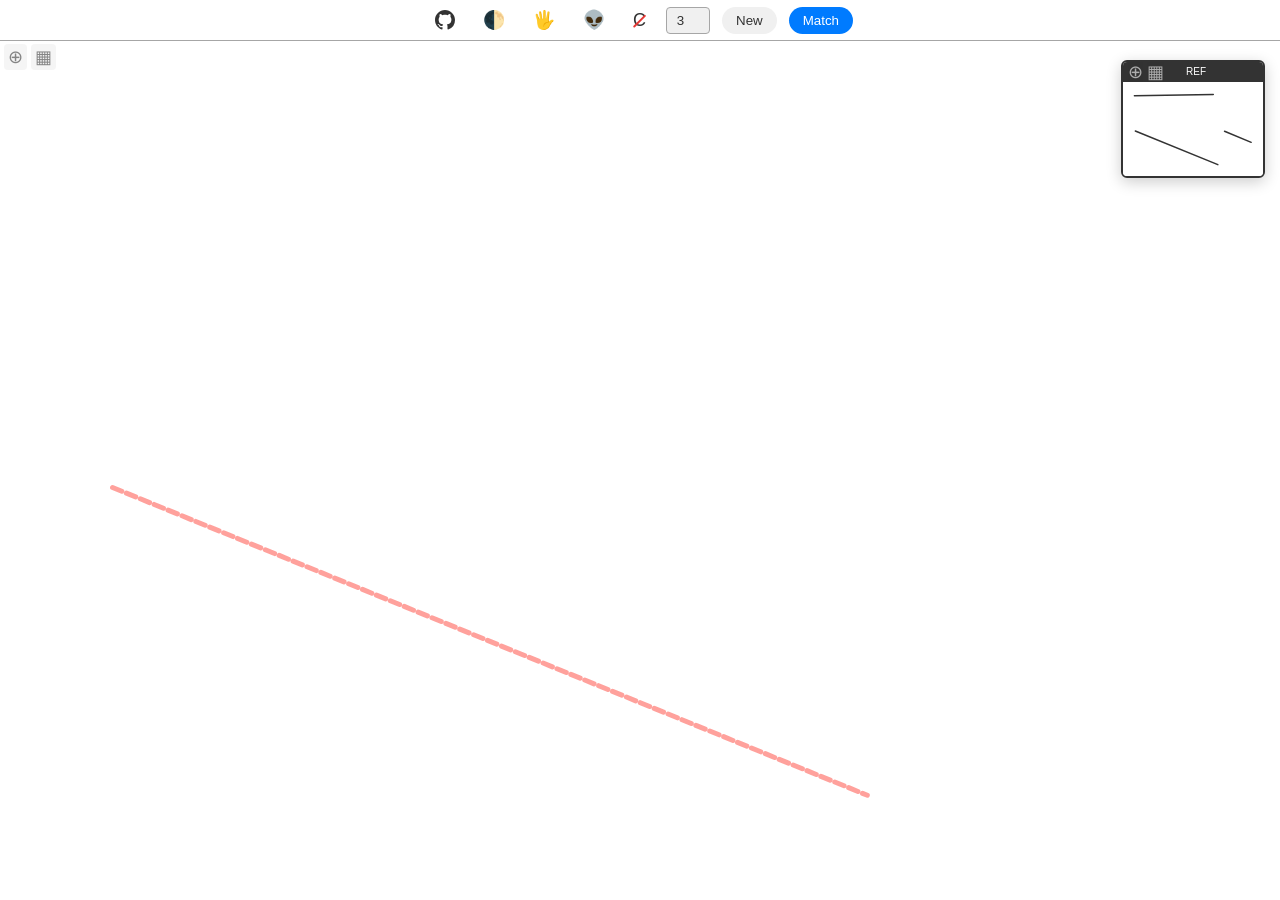
<file: index.html>
<!DOCTYPE html>
<html lang="en">
<head>
    <meta charset="UTF-8">
    <meta name="viewport" content="width=device-width, initial-scale=1.0, maximum-scale=1.0, user-scalable=no">
    <title>Pen Matcher</title>
    <link rel="manifest" href="manifest.json">
    <meta name="description"
          content="Pen Matcher - Build the muscle memory to draw precise lines. Trace reference lines on the drawing canvas and match to see how close you were.">
    <meta name="theme-color" content="#007bff">
    <meta name="apple-mobile-web-app-capable" content="yes">
    <meta name="apple-mobile-web-app-status-bar-style" content="black-translucent">
    <link rel="icon" type="image/x-icon" href="favicon.ico">
    <link rel="stylesheet" href="style.css">
</head>
<body>

<div class="toolbar no-select">
    <a href="https://github.com/mehran-prs/pen-matcher" target="_blank" class="theme-toggle" title="GitHub"
       style="text-decoration:none;display:flex;align-items:center;">
        <svg height="20" width="20" viewBox="0 0 16 16" fill="currentColor">
            <path d="M8 0C3.58 0 0 3.58 0 8c0 3.54 2.29 6.53 5.47 7.59.4.07.55-.17.55-.38 0-.19-.01-.82-.01-1.49-2.01.37-2.53-.49-2.69-.94-.09-.23-.48-.94-.82-1.13-.28-.15-.68-.52-.01-.53.63-.01 1.08.58 1.23.82.72 1.21 1.87.87 2.33.66.07-.52.28-.87.51-1.07-1.78-.2-3.64-.89-3.64-3.95 0-.87.31-1.59.82-2.15-.08-.2-.36-1.02.08-2.12 0 0 .67-.21 2.2.82.64-.18 1.32-.27 2-.27.68 0 1.36.09 2 .27 1.53-1.04 2.2-.82 2.2-.82.44 1.1.16 1.92.08 2.12.51.56.82 1.27.82 2.15 0 3.07-1.87 3.75-3.65 3.95.29.25.54.73.54 1.48 0 1.07-.01 1.93-.01 2.2 0 .21.15.46.55.38A8.013 8.013 0 0016 8c0-4.42-3.58-8-8-8z"/>
        </svg>
    </a>
    <button class="theme-toggle" onclick="toggleTheme()" title="Toggle Theme">🌓</button>
    <button class="theme-toggle" id="touchToggle" onclick="toggleTouch()" title="Allow Touch Drawing">🖐️</button>
    <button class="theme-toggle" id="hintLinesToggle" onclick="toggleHintLines()" title="Draw hint lines">👽</button>
    <button class="theme-toggle" id="allowCurves" onclick="toggleCurves()" title="Allow curved lines">C</button>
    <div style="display:flex; align-items:center; gap:8px;">
        <input type="number" id="lineCount" min="1" max="10" onchange="saveConfigs()">
    </div>
    <button onclick="startNewGame()">New</button>
    <button class="btn-match" onclick="showMatch()">Match</button>
</div>

<canvas id="drawCanvas"></canvas>

<div class="draw-tools no-select">
    <button class="icon-btn" id="drawCrosshair" onclick="toggleDrawCrosshair()" title="Crosshair">⊕</button>
    <button class="icon-btn" id="drawGrid" onclick="toggleDrawGrid()" title="Grid">▦</button>
</div>

<div id="floatingRef" class="no-select">
    <div id="refHeader">
        <div class="canvas-tools">
            <button class="icon-btn" id="refCrosshair" onclick="toggleRefCrosshair()" title="Crosshair">⊕</button>
            <button class="icon-btn" id="refGrid" onclick="toggleRefGrid()" title="Grid">▦</button>
        </div>
        <span class="title">REF</span>
        <div style="width: 32px;"></div>
    </div>
    <canvas id="refCanvas"></canvas>
</div>

<script src="app.js"></script>
<!-- Cloudflare Web Analytics -->
<script defer src='https://static.cloudflareinsights.com/beacon.min.js'
        data-cf-beacon='{"token": "6c0b614efe634a889194f5e72a39f965"}'></script>
<!-- End Cloudflare Web Analytics -->
</body>
</html>
</file>
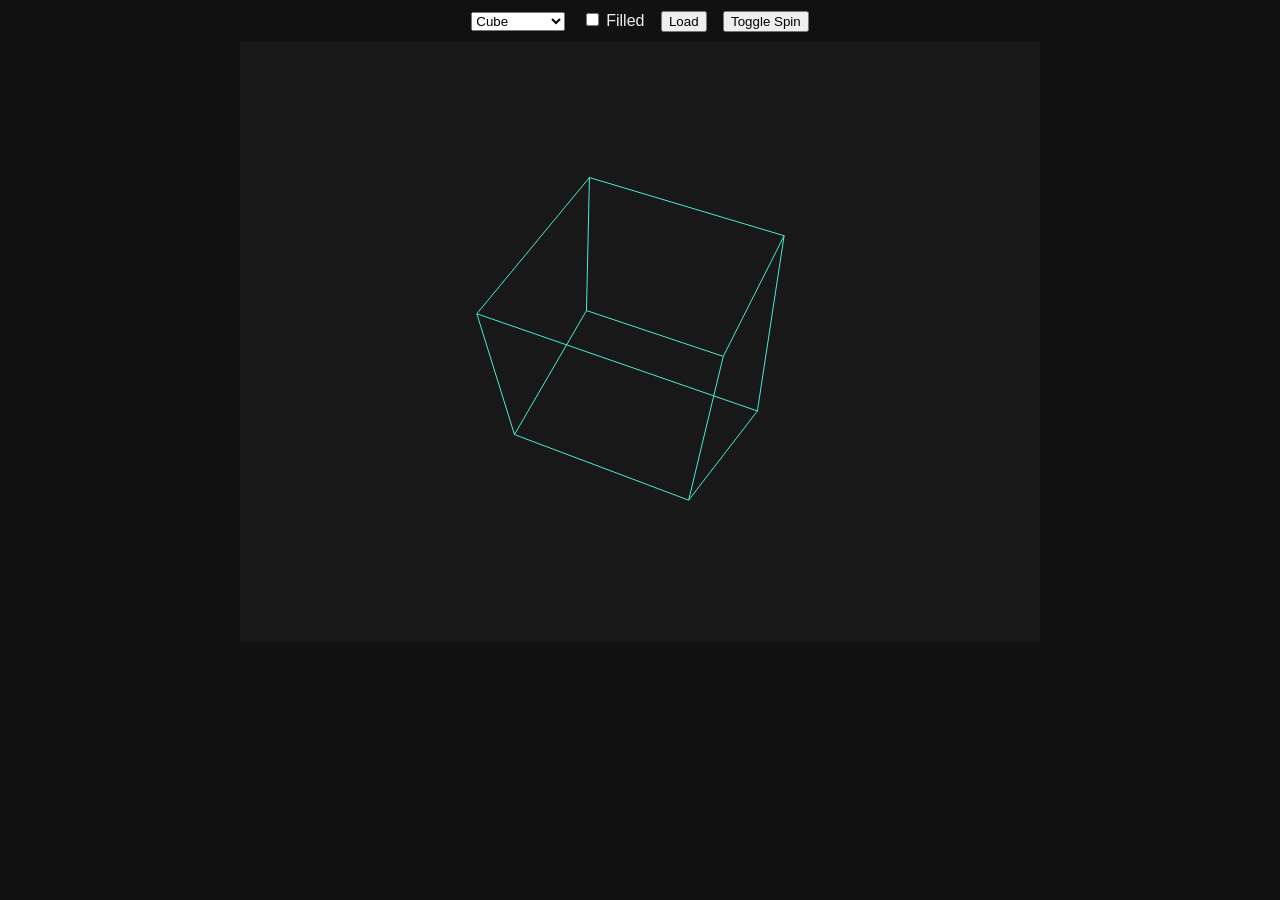
<file: space-challenge.html>
<!doctype html><html><head><meta charset="utf-8"><style>
    body{background:#111;color:#eee;font-family:sans-serif;text-align:center}canvas{background:#181818}#ui{margin:10px}select,label,button{margin:0 6px}
</style></head><body><div id=ui>
    <select id=s></select>
    <label><input type=checkbox id=f> Filled</label>
    <button onclick="loadShape()">Load</button>
    <button onclick="spin=!spin">Toggle Spin</button>
</div><canvas id=c width=800 height=600></canvas>
<script>
    const defs={
        Cube:{v:[[-1,-1,-1],[1,-1,-1],[1,1,-1],[-1,1,-1],[-1,-1,1],[1,-1,1],[1,1,1],[-1,1,1]],e:[[0,1],[1,2],[2,3],[3,0],[4,5],[5,6],[6,7],[7,4],[0,4],[1,5],[2,6],[3,7]],f:[[0,1,2,3],[4,5,6,7],[0,1,5,4],[2,3,7,6],[1,2,6,5],[0,3,7,4]]},
        Tetrahedron:{v:[[1,1,1],[-1,-1,1],[-1,1,-1],[1,-1,-1]],e:[[0,1],[0,2],[0,3],[1,2],[2,3],[3,1]],f:[[0,1,2],[0,1,3],[0,2,3],[1,2,3]]},
        Octahedron:{v:[[1,0,0],[-1,0,0],[0,1,0],[0,-1,0],[0,0,1],[0,0,-1]],e:[[0,2],[2,1],[1,3],[3,0],[0,4],[2,4],[1,4],[3,4],[0,5],[2,5],[1,5],[3,5]],f:[[0,2,4],[2,1,4],[1,3,4],[3,0,4],[0,2,5],[2,1,5],[1,3,5],[3,0,5]]}
    };
    for(let k in defs){s.innerHTML+=`<option>${k}</option>`}
    let shape,spin=true;
    function loadShape(){shape=JSON.parse(JSON.stringify(defs[s.value]));shape.rx=.6;shape.ry=.8;shape.rz=.2;shape.col=`hsl(${Math.random()*360},80%,60%)`}
    loadShape();
    const ctx=c.getContext('2d');
    function rot(p){let[x,y,z]=p,c=Math.cos,S=Math.sin;[x,z]=[x*c(shape.ry)-z*S(shape.ry),x*S(shape.ry)+z*c(shape.ry)];[y,z]=[y*c(shape.rx)-z*S(shape.rx),y*S(shape.rx)+z*c(shape.rx)];[x,y]=[x*c(shape.rz)-y*S(shape.rz),x*S(shape.rz)+y*c(shape.rz)];return[x,y,z]}
    function proj(p){let r=rot(p),f=260/(r[2]+4);return{x:400+r[0]*f*1.5,y:300+r[1]*f*1.5,z:r[2]}}
    function frame(){if(spin){shape.rx+=.005;shape.ry+=.01}ctx.clearRect(0,0,800,600);
        let pts=shape.v.map(proj);
        if(f.checked&&shape.f){let faces=shape.f.map(face=>({face,z:face.reduce((a,i)=>a+pts[i].z,0)/face.length})).sort((a,b)=>a.z-b.z);
            for(let F of faces){ctx.beginPath();ctx.moveTo(pts[F.face[0]].x,pts[F.face[0]].y);for(let i=1;i<F.face.length;i++)ctx.lineTo(pts[F.face[i]].x,pts[F.face[i]].y);ctx.closePath();ctx.fillStyle=shape.col;ctx.globalAlpha=.6;ctx.fill();ctx.globalAlpha=1;ctx.strokeStyle="#fff";ctx.stroke();}}
        else{ctx.strokeStyle=shape.col;for(let e of shape.e){ctx.beginPath();ctx.moveTo(pts[e[0]].x,pts[e[0]].y);ctx.lineTo(pts[e[1]].x,pts[e[1]].y);ctx.stroke();}}
        requestAnimationFrame(frame)}
    frame();
</script></body></html>
</file>
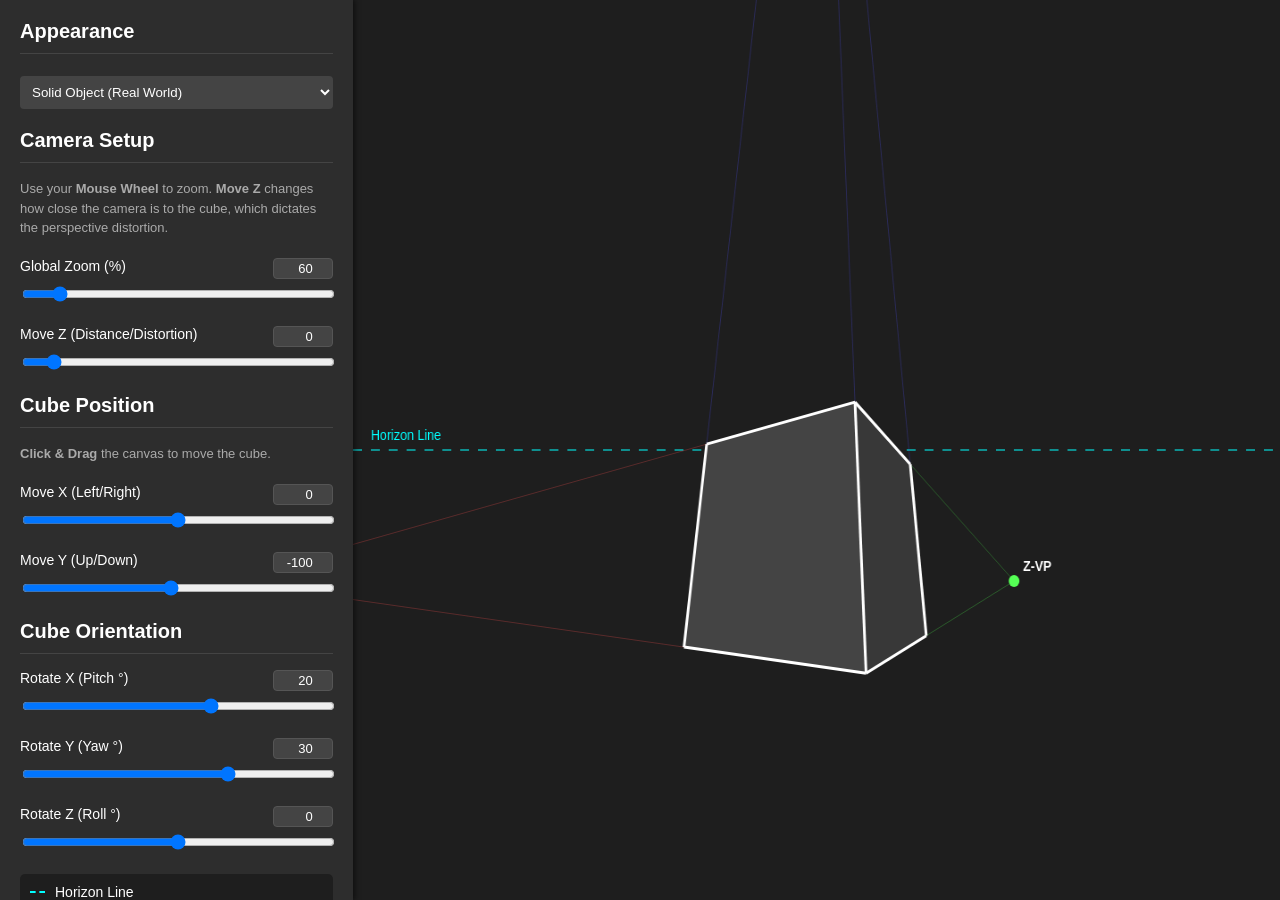
<file: vanishing_points_pg.html>
<!DOCTYPE html>
<html lang="en">
<head>
    <meta charset="UTF-8">
    <meta name="viewport" content="width=device-width, initial-scale=1.0">
    <title>Interactive Perspective & Vanishing Points</title>
    <style>
        body {
            font-family: 'Segoe UI', Tahoma, Geneva, Verdana, sans-serif;
            background-color: #1e1e1e;
            color: #fff;
            margin: 0;
            display: flex;
            height: 100vh;
            overflow: hidden;
            user-select: none;
        }
        #sidebar {
            width: 350px;
            background-color: #2d2d2d;
            padding: 20px;
            box-shadow: 2px 0 5px rgba(0,0,0,0.5);
            z-index: 10;
            overflow-y: auto;
        }
        #canvas-container {
            flex-grow: 1;
            position: relative;
            cursor: grab;
        }
        #canvas-container:active {
            cursor: grabbing;
        }
        canvas {
            display: block;
            width: 100%;
            height: 100%;
        }
        .control-group {
            margin-bottom: 20px;
        }
        label {
            display: flex;
            justify-content: space-between;
            margin-bottom: 5px;
            font-size: 14px;
        }
        input[type=range], select {
            width: 100%;
            cursor: pointer;
        }
        .val-input {
            width: 50px;
            background: #444;
            color: #fff;
            border: 1px solid #555;
            border-radius: 4px;
            padding: 2px 4px;
            font-size: 13px;
            text-align: right;
            outline: none;
        }
        .val-input:focus {
            border-color: #00ffff;
        }
        select {
            background: #444;
            color: white;
            border: none;
            padding: 8px;
            border-radius: 4px;
            outline: none;
            margin-top: 5px;
        }
        .legend {
            margin-top: 20px;
            padding: 10px;
            background: #1e1e1e;
            border-radius: 5px;
        }
        .legend-item {
            display: flex;
            align-items: center;
            margin-bottom: 8px;
            font-size: 14px;
        }
        .color-box {
            width: 15px;
            height: 15px;
            margin-right: 10px;
            border-radius: 3px;
        }
        .line-box {
            width: 15px;
            height: 0px;
            border-top: 2px dashed #00ffff;
            margin-right: 10px;
        }
        h2 { margin-top: 0; font-size: 20px; border-bottom: 1px solid #444; padding-bottom: 10px; }
        p.info { font-size: 13px; color: #aaa; line-height: 1.5; margin-bottom: 20px; }
        .highlight { color: #00ffff; font-weight: bold; }
    </style>
</head>
<body>

    <div id="sidebar">
        <h2>Appearance</h2>
        <div class="control-group">
            <select id="viewMode">
                <option value="solid">Solid Object (Real World)</option>
                <option value="wireframe">Wireframe (See-through)</option>
            </select>
        </div>

        <h2>Camera Setup</h2>
        <p class="info">Use your <b>Mouse Wheel</b> to zoom. <b>Move Z</b> changes how close the camera is to the cube, which dictates the perspective distortion.</p>
        <div class="control-group">
            <label><span>Global Zoom (%)</span> <input type="number" class="val-input" id="valZoom" min="10" max="500" step="5" value="60"></label>
            <input type="range" id="zoomOut" min="0.1" max="5" step="0.05" value="0.6">
        </div>
        <div class="control-group">
            <label><span>Move Z (Distance/Distortion)</span> <input type="number" class="val-input" id="valPosZ" min="-350" max="4000" value="0"></label>
            <input type="range" id="posZ" min="-350" max="4000" value="0">
        </div>

        <h2>Cube Position</h2>
        <p class="info"><b>Click & Drag</b> the canvas to move the cube.</p>
        <div class="control-group">
            <label><span>Move X (Left/Right)</span> <input type="number" class="val-input" id="valPosX" min="-2000" max="2000" value="0"></label>
            <input type="range" id="posX" min="-2000" max="2000" value="0">
        </div>
        <div class="control-group">
            <label><span>Move Y (Up/Down)</span> <input type="number" class="val-input" id="valPosY" min="-2000" max="2000" value="-100"></label>
            <input type="range" id="posY" min="-2000" max="2000" value="-100">
        </div>

        <h2>Cube Orientation</h2>
        <div class="control-group">
            <label><span>Rotate X (Pitch °)</span> <input type="number" class="val-input" id="valX" min="-90" max="90" value="20"></label>
            <input type="range" id="rotX" min="-90" max="90" value="20">
        </div>
        <div class="control-group">
            <label><span>Rotate Y (Yaw °)</span> <input type="number" class="val-input" id="valY" min="-90" max="90" value="30"></label>
            <input type="range" id="rotY" min="-90" max="90" value="30">
        </div>
        <div class="control-group">
            <label><span>Rotate Z (Roll °)</span> <input type="number" class="val-input" id="valZ" min="-90" max="90" value="0"></label>
            <input type="range" id="rotZ" min="-90" max="90" value="0">
        </div>

        <div class="legend">
            <div class="legend-item"><div class="line-box"></div> Horizon Line</div>
            <div class="legend-item"><div class="color-box" style="background: #ff5555;"></div> VP 1 (X-Axis)</div>
            <div class="legend-item"><div class="color-box" style="background: #5555ff;"></div> VP 2 (Y-Axis)</div>
            <div class="legend-item"><div class="color-box" style="background: #55ff55;"></div> VP 3 (Z-Axis)</div>
        </div>
    </div>

    <div id="canvas-container">
        <canvas id="canvas"></canvas>
    </div>

<script>
    const canvas = document.getElementById('canvas');
    const ctx = canvas.getContext('2d');

    // UI Elements
    const viewModeSelect = document.getElementById('viewMode');
    const rotXSlider = document.getElementById('rotX'), rotYSlider = document.getElementById('rotY'), rotZSlider = document.getElementById('rotZ');
    const posXSlider = document.getElementById('posX'), posYSlider = document.getElementById('posY'), posZSlider = document.getElementById('posZ');
    const zoomSlider = document.getElementById('zoomOut');

    const valX = document.getElementById('valX'), valY = document.getElementById('valY'), valZ = document.getElementById('valZ');
    const valPosX = document.getElementById('valPosX'), valPosY = document.getElementById('valPosY'), valPosZ = document.getElementById('valPosZ');
    const valZoom = document.getElementById('valZoom');

    // Cube Definition
    const vertices = [
        {x: -1, y: -1, z: -1}, {x: 1, y: -1, z: -1}, {x: 1, y: 1, z: -1}, {x: -1, y: 1, z: -1},
        {x: -1, y: -1, z: 1}, {x: 1, y: -1, z: 1}, {x: 1, y: 1, z: 1}, {x: -1, y: 1, z: 1}
    ];

    const faces = [
        { v: [0, 1, 2, 3], n: {x:0, y:0, z:-1}, color: '#444444' },
        { v: [4, 5, 6, 7], n: {x:0, y:0, z:1},  color: '#2d2d2d' },
        { v: [1, 5, 6, 2], n: {x:1, y:0, z:0},  color: '#383838' },
        { v: [0, 4, 7, 3], n: {x:-1, y:0, z:0}, color: '#383838' },
        { v: [3, 2, 6, 7], n: {x:0, y:1, z:0},  color: '#555555' },
        { v: [0, 1, 5, 4], n: {x:0, y:-1, z:0}, color: '#1e1e1e' }
    ];

    const edges = [
        [0, 1, 0], [1, 2, 1], [2, 3, 0], [3, 0, 1], 
        [4, 5, 0], [5, 6, 1], [6, 7, 0], [7, 4, 1], 
        [0, 4, 2], [1, 5, 2], [2, 6, 2], [3, 7, 2]  
    ];

    function resize() {
        canvas.width = canvas.parentElement.clientWidth;
        canvas.height = canvas.parentElement.clientHeight;
        draw();
    }
    window.addEventListener('resize', resize);

    function rotate3D(x, y, z, pitch, yaw, roll) {
        const cx = Math.cos(pitch), sx = Math.sin(pitch);
        const cy = Math.cos(yaw),   sy = Math.sin(yaw);
        const cz = Math.cos(roll),  sz = Math.sin(roll);

        let x1 = x * cy + z * sy, y1 = y, z1 = -x * sy + z * cy;
        let x2 = x1, y2 = y1 * cx - z1 * sx, z2 = y1 * sx + z1 * cx;
        let x3 = x2 * cz - y2 * sz, y3 = x2 * sz + y2 * cz, z3 = z2;

        return { x: x3, y: y3, z: z3 };
    }

    function draw() {
        ctx.clearRect(0, 0, canvas.width, canvas.height);

        // Get values
        const pitch = parseFloat(rotXSlider.value) * (Math.PI / 180);
        const yaw = parseFloat(rotYSlider.value) * (Math.PI / 180);
        const roll = parseFloat(rotZSlider.value) * (Math.PI / 180);
        const pX = parseFloat(posXSlider.value), pY = parseFloat(posYSlider.value), pZ = parseFloat(posZSlider.value);
        const zoom = parseFloat(zoomSlider.value);
        const viewMode = viewModeSelect.value;
        const focal = 600; // Hardcoded static base lens so zoom handles all scaling

        // Sync number inputs (skip the one currently being edited to avoid cursor jumps)
        const active = document.activeElement;
        if (active !== valX) valX.value = rotXSlider.value;
        if (active !== valY) valY.value = rotYSlider.value;
        if (active !== valZ) valZ.value = rotZSlider.value;
        if (active !== valPosX) valPosX.value = Math.round(pX);
        if (active !== valPosY) valPosY.value = Math.round(pY);
        if (active !== valPosZ) valPosZ.value = Math.round(pZ);
        if (active !== valZoom) valZoom.value = Math.round(zoom * 100);

        const cx = canvas.width / 2, cy = canvas.height / 2;
        const cubeSize = 100, cameraZ = 4;

        // HORIZON LINE
        ctx.beginPath();
        ctx.moveTo(0, cy);
        ctx.lineTo(canvas.width, cy);
        ctx.strokeStyle = '#00ffff';
        ctx.setLineDash([10, 10]);
        ctx.lineWidth = 1;
        ctx.stroke();
        ctx.setLineDash([]);
        ctx.fillStyle = '#00ffff';
        ctx.font = '14px Arial';
        ctx.fillText("Horizon Line", 20, cy - 10);

        // VPs - Scaled by Zoom
        const axisX = rotate3D(1, 0, 0, pitch, yaw, roll);
        const axisY = rotate3D(0, 1, 0, pitch, yaw, roll);
        const axisZ = rotate3D(0, 0, 1, pitch, yaw, roll);

        const vps = [
            { x: cx + (axisX.x / axisX.z) * focal * zoom, y: cy - (axisX.y / axisX.z) * focal * zoom, valid: Math.abs(axisX.z) > 0.01, color: '#ff5555' },
            { x: cx + (axisY.x / axisY.z) * focal * zoom, y: cy - (axisY.y / axisY.z) * focal * zoom, valid: Math.abs(axisY.z) > 0.01, color: '#5555ff' },
            { x: cx + (axisZ.x / axisZ.z) * focal * zoom, y: cy - (axisZ.y / axisZ.z) * focal * zoom, valid: Math.abs(axisZ.z) > 0.01, color: '#55ff55' }
        ];

        const vpNames=['X','Y','Z']

        // Vertices - Scaled by Zoom
        const projectedVertices = [];
        const transformedVertices = [];
        
        for (let v of vertices) {
            let rotated = rotate3D(v.x * cubeSize, v.y * cubeSize, v.z * cubeSize, pitch, yaw, roll);
            let translated = { x: rotated.x + pX, y: rotated.y + pY, z: rotated.z + pZ + (cameraZ * cubeSize) };
            transformedVertices.push(translated);
            
            projectedVertices.push({
                x: cx + (translated.x / translated.z) * focal * zoom,
                y: cy - (translated.y / translated.z) * focal * zoom
            });
        }

        // Back-face Culling
        let visibleFaces = [];
        for (let f of faces) {
            let rn = rotate3D(f.n.x, f.n.y, f.n.z, pitch, yaw, roll);
            let faceCenter = {x: 0, y: 0, z: 0};
            for(let vi of f.v) {
                faceCenter.x += transformedVertices[vi].x; faceCenter.y += transformedVertices[vi].y; faceCenter.z += transformedVertices[vi].z;
            }
            faceCenter.x /= 4; faceCenter.y /= 4; faceCenter.z /= 4;
            
            let dot = (rn.x * faceCenter.x) + (rn.y * faceCenter.y) + (rn.z * faceCenter.z);
            f.zDepth = faceCenter.z;

            if (dot < 0 || viewMode === 'wireframe') visibleFaces.push(f);
        }

        visibleFaces.sort((a, b) => b.zDepth - a.zDepth);

        // Find visible edges
        let visibleEdgesList = [];
        for (let e of edges) {
            let isVisible = false;
            if (viewMode === 'wireframe') isVisible = true;
            else {
                for (let f of visibleFaces) {
                    if (f.v.includes(e[0]) && f.v.includes(e[1])) { isVisible = true; break; }
                }
            }
            if (isVisible) visibleEdgesList.push(e);
        }

        // Draw Guide lines
        ctx.lineWidth = 1;
        for (let e of visibleEdgesList) {
            let p1 = projectedVertices[e[0]];
            let vp = vps[e[2]];
            if (vp.valid) {
                ctx.beginPath(); ctx.moveTo(vp.x, vp.y); ctx.lineTo(p1.x, p1.y);
                ctx.strokeStyle = vp.color + '44'; ctx.stroke();
            }
        }

        // Draw Solid Faces
        if (viewMode === 'solid') {
            for (let f of visibleFaces) {
                ctx.beginPath();
                for (let i = 0; i < f.v.length; i++) {
                    let p = projectedVertices[f.v[i]];
                    if (i === 0) ctx.moveTo(p.x, p.y); else ctx.lineTo(p.x, p.y);
                }
                ctx.closePath();
                ctx.fillStyle = f.color; ctx.fill();
            }
        }

        // Draw Edges
        ctx.lineWidth = 3;
        ctx.strokeStyle = '#ffffff';
        for (let e of visibleEdgesList) {
            let p1 = projectedVertices[e[0]], p2 = projectedVertices[e[1]];
            ctx.beginPath(); ctx.moveTo(p1.x, p1.y); ctx.lineTo(p2.x, p2.y); ctx.stroke();
        }

        // Draw VPs
        for (let i = 0; i < vps.length; i++) {
            let vp = vps[i];
            if (vp.valid) {
                ctx.beginPath(); ctx.arc(vp.x, vp.y, 6, 0, Math.PI * 2);
                ctx.fillStyle = vp.color; ctx.fill();
                ctx.fillStyle = '#fff'; ctx.font = 'bold 14px Arial';
                ctx.fillText(`${vpNames[i]}-VP`, vp.x + 10, vp.y - 10);
            }
        }
    }

    // --- MOUSE INTERACTIONS ---
    let isDragging = false;
    let lastMouseX = 0;
    let lastMouseY = 0;

    canvas.addEventListener('mousedown', (e) => {
        isDragging = true;
        lastMouseX = e.clientX;
        lastMouseY = e.clientY;
    });

    window.addEventListener('mouseup', () => { isDragging = false; });

    window.addEventListener('mousemove', (e) => {
        if (!isDragging) return;
        
        let dx = e.clientX - lastMouseX;
        let dy = e.clientY - lastMouseY;
        lastMouseX = e.clientX;
        lastMouseY = e.clientY;

        let zDepth = parseFloat(posZSlider.value) + 400; 
        let focal = 600;
        let zoom = parseFloat(zoomSlider.value);
        
        // Correct 3D tracking math
        let moveX3D = (dx / zoom) * (zDepth / focal);
        let moveY3D = -(dy / zoom) * (zDepth / focal); 

        posXSlider.value = parseFloat(posXSlider.value) + moveX3D;
        posYSlider.value = parseFloat(posYSlider.value) + moveY3D;
        draw();
    });

    // Mouse Wheel Zoom
    canvas.addEventListener('wheel', (e) => {
        e.preventDefault();
        let currentZoom = parseFloat(zoomSlider.value);
        let newZoom = currentZoom - (e.deltaY * 0.001);
        if (newZoom < 0.1) newZoom = 0.1;
        if (newZoom > 5) newZoom = 5;
        zoomSlider.value = newZoom;
        draw();
    });

    // Attach events
    [rotXSlider, rotYSlider, rotZSlider, posXSlider, posYSlider, posZSlider, zoomSlider].forEach(slider => {
        slider.addEventListener('input', draw);
    });
    viewModeSelect.addEventListener('change', draw);

    // Number inputs drive their sliders (zoom input is in percent)
    const numberInputPairs = [
        [valX, rotXSlider, 1], [valY, rotYSlider, 1], [valZ, rotZSlider, 1],
        [valPosX, posXSlider, 1], [valPosY, posYSlider, 1], [valPosZ, posZSlider, 1],
        [valZoom, zoomSlider, 0.01]
    ];
    numberInputPairs.forEach(([input, slider, factor]) => {
        input.addEventListener('input', () => {
            if (input.value === '' || input.value === '-') return;
            slider.value = parseFloat(input.value) * factor;
            draw();
        });
    });

    // Initial draw
    resize();
</script>

</body>
</html>
</file>
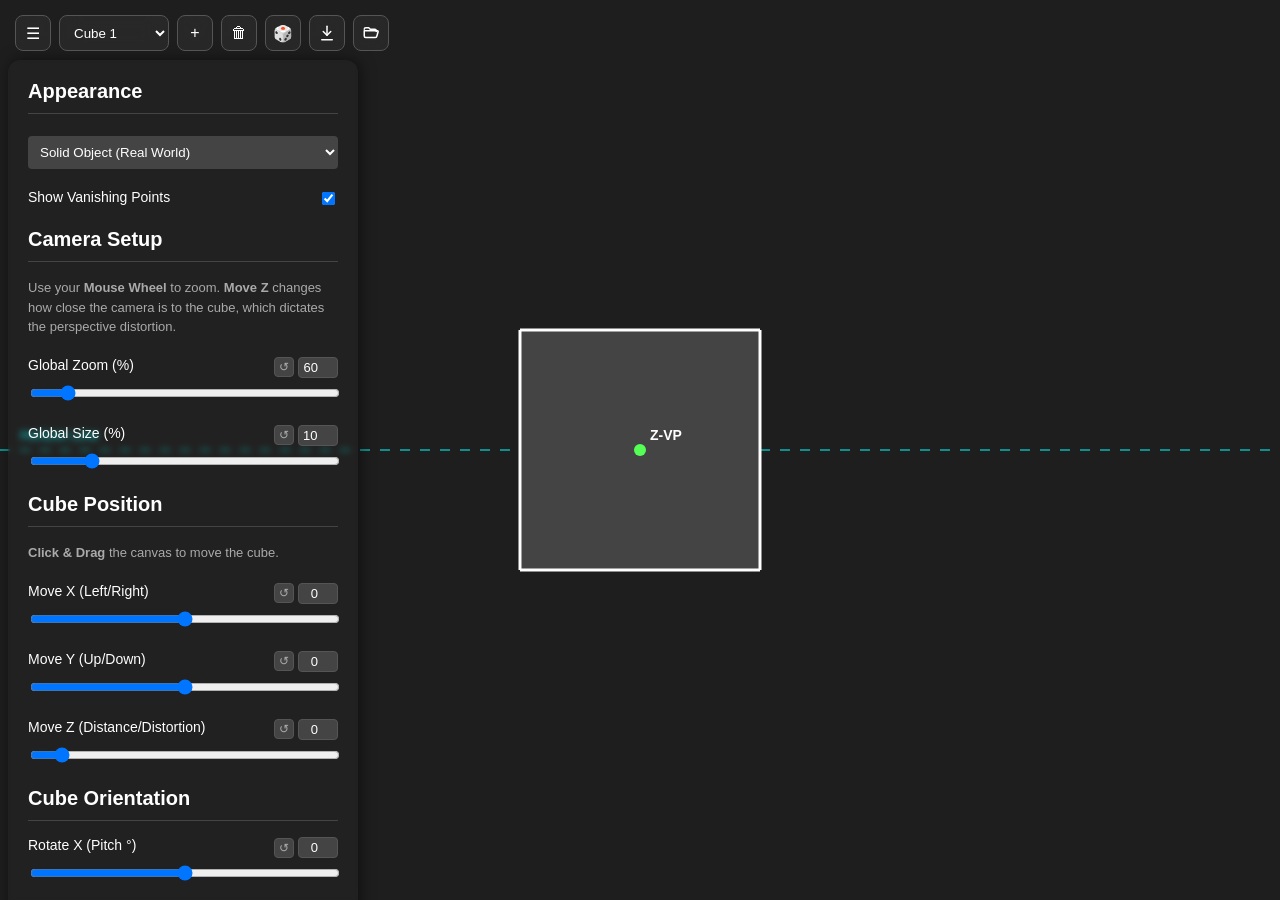
<file: vp.html>
<!DOCTYPE html>
<html lang="en">
<head>
    <meta charset="UTF-8">
    <meta name="viewport" content="width=device-width, initial-scale=1.0">
    <title>Interactive Perspective & Vanishing Points</title>
    <style>
        body {
            font-family: 'Segoe UI', Tahoma, Geneva, Verdana, sans-serif;
            background-color: #1e1e1e;
            color: #fff;
            margin: 0;
            height: 100vh;
            overflow: hidden;
            user-select: none;
        }
        #sidebar {
            position: fixed;
            top: 0;
            left: 0;
            width: 350px;
            height: 100vh;
            box-sizing: border-box;
            background-color: rgba(45, 45, 45, 0.2);
            backdrop-filter: blur(3px);
            -webkit-backdrop-filter: blur(12px);
            padding: 20px;
            margin-top: 60px;
            border-radius:12px;
            margin-left: 8px;
            box-shadow: 2px 0 15px rgba(0,0,0,0.5);
            z-index: 10;
            overflow-y: auto;
            transition: transform 0.3s ease;
        }
        #sidebar.hidden {
            transform: translateX(-100%);
            margin-left: 0;
        }
        #topbar {
            position: fixed;
            top: 15px;
            left: 15px;
            z-index: 20;
            display: flex;
            align-items: center;
            gap: 8px;
        }
        .topbar-control {
            height: 36px;
            margin: 0;
            background-color: rgba(45, 45, 45, 0.7);
            backdrop-filter: blur(12px);
            -webkit-backdrop-filter: blur(12px);
            color: #fff;
            border: 1px solid #555;
            border-radius: 8px;
            outline: none;
            cursor: pointer;
        }
        .topbar-control:hover {
            border-color: #00ffff;
        }
        .topbar-btn {
            width: 36px;
            display: flex;
            align-items: center;
            justify-content: center;
            font-size: 16px;
        }
        #cubeSelect {
            width: auto;
            min-width: 110px;
            padding: 0 10px;
        }
        #canvas-container {
            position: absolute;
            top: 0;
            left: 0;
            width: 100vw;
            height: 100vh;
            cursor: grab;
        }
        #canvas-container:active {
            cursor: grabbing;
        }
        canvas {
            display: block;
            width: 100%;
            height: 100%;
            touch-action: none;
        }
        .control-group {
            margin-bottom: 20px;
        }
        label {
            display: flex;
            justify-content: space-between;
            margin-bottom: 5px;
            font-size: 14px;
        }
        input[type=range], select {
            width: 100%;
            cursor: pointer;
        }
        .val-input {
            width: 30px;
            background: #444;
            color: #fff;
            border: 1px solid #555;
            border-radius: 4px;
            padding: 2px 4px;
            font-size: 13px;
            text-align: right;
            outline: none;
        }
        .val-input:focus {
            border-color: #00ffff;
        }
        .input-group {
            display: inline-flex;
            align-items: center;
            gap: 4px;
        }
        .reset-btn {
            width: 20px;
            height: 20px;
            padding: 0;
            background: #444;
            color: #aaa;
            border: 1px solid #555;
            border-radius: 4px;
            font-size: 12px;
            line-height: 1;
            cursor: pointer;
            display: inline-flex;
            align-items: center;
            justify-content: center;
        }
        .reset-btn:hover {
            color: #00ffff;
            border-color: #00ffff;
        }
        select {
            background: #444;
            color: white;
            border: none;
            padding: 8px;
            border-radius: 4px;
            outline: none;
            margin-top: 5px;
        }
        .legend {
            margin-top: 20px;
            padding: 10px;
            background: #1e1e1e;
            border-radius: 5px;
        }
        .legend-item {
            display: flex;
            align-items: center;
            margin-bottom: 8px;
            font-size: 14px;
        }
        .color-box {
            width: 15px;
            height: 15px;
            margin-right: 10px;
            border-radius: 3px;
        }
        .line-box {
            width: 15px;
            height: 0px;
            border-top: 2px dashed #00ffff;
            margin-right: 10px;
        }
        h2 { margin-top: 0; font-size: 20px; border-bottom: 1px solid #444; padding-bottom: 10px; }
        p.info { font-size: 13px; color: #aaa; line-height: 1.5; margin-bottom: 20px; }
        .highlight { color: #00ffff; font-weight: bold; }
    </style>
</head>
<body>

    <div id="topbar">
        <button id="toggleSidebar" class="topbar-control topbar-btn" title="Toggle panel">☰</button>
        <select id="cubeSelect" class="topbar-control" title="Current cube"></select>
        <button id="addCube" class="topbar-control topbar-btn" title="Add cube">+</button>
        <button id="deleteCube" class="topbar-control topbar-btn" title="Delete current cube">🗑</button>
        <button id="randomBox" class="topbar-control topbar-btn" title="Generate a random box">🎲</button>
        <button id="exportScene" class="topbar-control topbar-btn" title="Export to JSON file">
            <svg width="18" height="18" viewBox="0 0 24 24" fill="none" stroke="currentColor" stroke-width="2" stroke-linecap="round" stroke-linejoin="round"><path d="M12 3v12"/><path d="M7 10l5 5 5-5"/><path d="M5 21h14"/></svg>
        </button>
        <button id="importScene" class="topbar-control topbar-btn" title="Import from JSON file">
            <svg width="18" height="18" viewBox="0 0 24 24" fill="none" stroke="currentColor" stroke-width="2" stroke-linecap="round" stroke-linejoin="round"><path d="M3 7a2 2 0 0 1 2-2h4l2 2h6a2 2 0 0 1 2 2v1"/><path d="M3 9h17.5a1 1 0 0 1 .96 1.27l-1.7 6A2 2 0 0 1 17.84 18H5a2 2 0 0 1-2-2z"/></svg>
        </button>
        <input type="file" id="importInput" accept="application/json,.json" style="display:none">
    </div>

    <div id="sidebar">
        <h2>Appearance</h2>
        <div class="control-group">
            <select id="viewMode">
                <option value="solid">Solid Object (Real World)</option>
                <option value="wireframe">Wireframe (See-through)</option>
            </select>
        </div>
        <div class="control-group">
            <label style="cursor:pointer;"><span>Show Vanishing Points</span> <input type="checkbox" id="showVPs" checked style="width:auto;cursor:pointer;"></label>
        </div>

        <h2>Camera Setup</h2>
        <p class="info">Use your <b>Mouse Wheel</b> to zoom. <b>Move Z</b> changes how close the camera is to the cube, which dictates the perspective distortion.</p>
        <div class="control-group">
            <label><span>Global Zoom (%)</span> <span class="input-group"><button class="reset-btn" data-for="valZoom" title="Reset to default">↺</button><input type="number" class="val-input" id="valZoom" min="10" max="500" step="5" value="60"></span></label>
            <input type="range" id="zoomOut" min="0.1" max="5" step="0.05" value="0.6">
        </div>
        <div class="control-group">
            <label><span>Global Size (%)</span> <span class="input-group"><button class="reset-btn" data-for="valSize" title="Reset to default">↺</button><input type="number" class="val-input" id="valSize" min="10" max="500" step="5" value="100"></span></label>
            <input type="range" id="globalSize" min="0.1" max="5" step="0.05" value="1">
        </div>

        <h2>Cube Position</h2>
        <p class="info"><b>Click & Drag</b> the canvas to move the cube.</p>
        <div class="control-group">
            <label><span>Move X (Left/Right)</span> <span class="input-group"><button class="reset-btn" data-for="valPosX" title="Reset to default">↺</button><input type="number" class="val-input" id="valPosX" min="-2000" max="2000" value="0"></span></label>
            <input type="range" id="posX" min="-2000" max="2000" value="0">
        </div>
        <div class="control-group">
            <label><span>Move Y (Up/Down)</span> <span class="input-group"><button class="reset-btn" data-for="valPosY" title="Reset to default">↺</button><input type="number" class="val-input" id="valPosY" min="-2000" max="2000" value="-100"></span></label>
            <input type="range" id="posY" min="-2000" max="2000" value="0">
        </div>
        <div class="control-group">
            <label><span>Move Z (Distance/Distortion)</span> <span class="input-group"><button class="reset-btn" data-for="valPosZ" title="Reset to default">↺</button><input type="number" class="val-input" id="valPosZ" min="-350" max="4000" value="0"></span></label>
            <input type="range" id="posZ" min="-350" max="4000" value="0">
        </div>

        <h2>Cube Orientation</h2>
        <div class="control-group">
            <label><span>Rotate X (Pitch °)</span> <span class="input-group"><button class="reset-btn" data-for="valX" title="Reset to default">↺</button><input type="number" class="val-input" id="valX" min="-90" max="90" value="20"></span></label>
            <input type="range" id="rotX" min="-90" max="90" value="0">
        </div>
        <div class="control-group">
            <label><span>Rotate Y (Yaw °)</span> <span class="input-group"><button class="reset-btn" data-for="valY" title="Reset to default">↺</button><input type="number" class="val-input" id="valY" min="-90" max="90" value="30"></span></label>
            <input type="range" id="rotY" min="-90" max="90" value="0">
        </div>
        <div class="control-group">
            <label><span>Rotate Z (Roll °)</span> <span class="input-group"><button class="reset-btn" data-for="valZ" title="Reset to default">↺</button><input type="number" class="val-input" id="valZ" min="-90" max="90" value="0"></span></label>
            <input type="range" id="rotZ" min="-90" max="90" value="0">
        </div>

        <div class="legend">
            <div class="legend-item"><div class="line-box"></div> Horizon Line</div>
            <div class="legend-item"><div class="color-box" style="background: #ff5555;"></div> VP 1 (X-Axis)</div>
            <div class="legend-item"><div class="color-box" style="background: #5555ff;"></div> VP 2 (Y-Axis)</div>
            <div class="legend-item"><div class="color-box" style="background: #55ff55;"></div> VP 3 (Z-Axis)</div>
        </div>
    </div>

    <div id="canvas-container">
        <canvas id="canvas"></canvas>
    </div>

<script>
    const canvas = document.getElementById('canvas');
    const ctx = canvas.getContext('2d');

    // UI Elements
    const viewModeSelect = document.getElementById('viewMode');
    const showVPsCheckbox = document.getElementById('showVPs');
    const rotXSlider = document.getElementById('rotX'), rotYSlider = document.getElementById('rotY'), rotZSlider = document.getElementById('rotZ');
    const posXSlider = document.getElementById('posX'), posYSlider = document.getElementById('posY'), posZSlider = document.getElementById('posZ');
    const zoomSlider = document.getElementById('zoomOut');
    const sizeSlider = document.getElementById('globalSize');

    const valX = document.getElementById('valX'), valY = document.getElementById('valY'), valZ = document.getElementById('valZ');
    const valPosX = document.getElementById('valPosX'), valPosY = document.getElementById('valPosY'), valPosZ = document.getElementById('valPosZ');
    const valZoom = document.getElementById('valZoom');
    const valSize = document.getElementById('valSize');

    // Cube Definition
    const vertices = [
        {x: -1, y: -1, z: -1}, {x: 1, y: -1, z: -1}, {x: 1, y: 1, z: -1}, {x: -1, y: 1, z: -1},
        {x: -1, y: -1, z: 1}, {x: 1, y: -1, z: 1}, {x: 1, y: 1, z: 1}, {x: -1, y: 1, z: 1}
    ];

    const faces = [
        { v: [0, 1, 2, 3], n: {x:0, y:0, z:-1}, color: '#444444' },
        { v: [4, 5, 6, 7], n: {x:0, y:0, z:1},  color: '#2d2d2d' },
        { v: [1, 5, 6, 2], n: {x:1, y:0, z:0},  color: '#383838' },
        { v: [0, 4, 7, 3], n: {x:-1, y:0, z:0}, color: '#383838' },
        { v: [3, 2, 6, 7], n: {x:0, y:1, z:0},  color: '#555555' },
        { v: [0, 1, 5, 4], n: {x:0, y:-1, z:0}, color: '#1e1e1e' }
    ];

    const edges = [
        [0, 1, 0], [1, 2, 1], [2, 3, 0], [3, 0, 1], 
        [4, 5, 0], [5, 6, 1], [6, 7, 0], [7, 4, 1], 
        [0, 4, 2], [1, 5, 2], [2, 6, 2], [3, 7, 2]  
    ];

    // --- MULTI-CUBE STATE ---
    // Each cube stores its own position + orientation. Zoom stays global (camera).
    function readControls() {
        return {
            rotX: parseFloat(rotXSlider.value), rotY: parseFloat(rotYSlider.value), rotZ: parseFloat(rotZSlider.value),
            posX: parseFloat(posXSlider.value), posY: parseFloat(posYSlider.value), posZ: parseFloat(posZSlider.value)
        };
    }
    function loadCubeToControls(c) {
        rotXSlider.value = c.rotX; rotYSlider.value = c.rotY; rotZSlider.value = c.rotZ;
        posXSlider.value = c.posX; posYSlider.value = c.posY; posZSlider.value = c.posZ;
    }
    function saveControlsToCube(c) {
        c.rotX = parseFloat(rotXSlider.value); c.rotY = parseFloat(rotYSlider.value); c.rotZ = parseFloat(rotZSlider.value);
        c.posX = parseFloat(posXSlider.value); c.posY = parseFloat(posYSlider.value); c.posZ = parseFloat(posZSlider.value);
    }

    let cubes = [ readControls() ];
    let currentCubeIndex = 0;

    const cubeSelect = document.getElementById('cubeSelect');
    function rebuildCubeSelect() {
        cubeSelect.innerHTML = '';
        cubes.forEach((c, i) => {
            const opt = document.createElement('option');
            opt.value = i;
            opt.textContent = 'Cube ' + (i + 1);
            cubeSelect.appendChild(opt);
        });
        cubeSelect.value = currentCubeIndex;
    }

    // Save the panel's current edits into the active cube, then redraw everything.
    function onControlChange() {
        saveControlsToCube(cubes[currentCubeIndex]);
        draw();
    }

    function pointInPolygon(x, y, poly) {
        let inside = false;
        for (let i = 0, j = poly.length - 1; i < poly.length; j = i++) {
            const xi = poly[i].x, yi = poly[i].y, xj = poly[j].x, yj = poly[j].y;
            const intersect = ((yi > y) !== (yj > y)) && (x < (xj - xi) * (y - yi) / (yj - yi) + xi);
            if (intersect) inside = !inside;
        }
        return inside;
    }

    // Return the index of the front-most cube under a screen point, or -1.
    function pickCube(clientX, clientY) {
        const rect = canvas.getBoundingClientRect();
        const px = clientX - rect.left;
        const py = clientY - rect.top;
        const zoom = parseFloat(zoomSlider.value);
        const focal = 600;
        const cx = canvas.width / 2, cy = canvas.height / 2;

        let best = -1, bestDepth = Infinity;
        for (let ci = 0; ci < cubes.length; ci++) {
            const { projectedVertices, transformedVertices } = projectCubeVertices(cubes[ci], cx, cy, zoom, focal);
            for (let f of faces) {
                const poly = f.v.map(i => projectedVertices[i]);
                if (pointInPolygon(px, py, poly)) {
                    let z = 0;
                    for (let i of f.v) z += transformedVertices[i].z;
                    z /= f.v.length;
                    if (z < bestDepth) { bestDepth = z; best = ci; }
                }
            }
        }
        return best;
    }

    // Make the cube under the pointer the active one (if any).
    function selectCubeAt(clientX, clientY) {
        const idx = pickCube(clientX, clientY);
        if (idx !== -1 && idx !== currentCubeIndex) {
            saveControlsToCube(cubes[currentCubeIndex]);
            currentCubeIndex = idx;
            cubeSelect.value = idx;
            loadCubeToControls(cubes[idx]);
            draw();
        }
    }

    function resize() {
        canvas.width = canvas.parentElement.clientWidth;
        canvas.height = canvas.parentElement.clientHeight;
        draw();
    }
    window.addEventListener('resize', resize);

    function rotate3D(x, y, z, pitch, yaw, roll) {
        const cx = Math.cos(pitch), sx = Math.sin(pitch);
        const cy = Math.cos(yaw),   sy = Math.sin(yaw);
        const cz = Math.cos(roll),  sz = Math.sin(roll);

        let x1 = x * cy + z * sy, y1 = y, z1 = -x * sy + z * cy;
        let x2 = x1, y2 = y1 * cx - z1 * sx, z2 = y1 * sx + z1 * cx;
        let x3 = x2 * cz - y2 * sz, y3 = x2 * sz + y2 * cz, z3 = z2;

        return { x: x3, y: y3, z: z3 };
    }

    function draw() {
        ctx.clearRect(0, 0, canvas.width, canvas.height);

        const zoom = parseFloat(zoomSlider.value);
        const viewMode = viewModeSelect.value;
        const focal = 600; // Hardcoded static base lens so zoom handles all scaling

        // Sync number inputs for the current cube (skip the one being edited to avoid cursor jumps)
        const active = document.activeElement;
        if (active !== valX) valX.value = rotXSlider.value;
        if (active !== valY) valY.value = rotYSlider.value;
        if (active !== valZ) valZ.value = rotZSlider.value;
        if (active !== valPosX) valPosX.value = Math.round(parseFloat(posXSlider.value));
        if (active !== valPosY) valPosY.value = Math.round(parseFloat(posYSlider.value));
        if (active !== valPosZ) valPosZ.value = Math.round(parseFloat(posZSlider.value));
        if (active !== valZoom) valZoom.value = Math.round(zoom * 100);
        if (active !== valSize) valSize.value = Math.round(parseFloat(sizeSlider.value) * 100);

        const cx = canvas.width / 2, cy = canvas.height / 2;

        // HORIZON LINE (shared by all cubes)
        ctx.beginPath();
        ctx.moveTo(0, cy);
        ctx.lineTo(canvas.width, cy);
        ctx.strokeStyle = '#00ffff';
        ctx.setLineDash([10, 10]);
        ctx.lineWidth = 1;
        ctx.stroke();
        ctx.setLineDash([]);
        ctx.fillStyle = '#00ffff';
        ctx.font = '14px Arial';
        ctx.fillText("Horizon Line", 20, cy - 10);

        // Draw every cube using its own stored state
        const showVPs = showVPsCheckbox.checked;
        for (let c of cubes) {
            drawCube(c, cx, cy, zoom, viewMode, focal, showVPs);
        }
    }

    // Project a cube's 8 vertices to screen space (shared by drawing and hit-testing)
    function projectCubeVertices(state, cx, cy, zoom, focal) {
        const pitch = state.rotX * (Math.PI / 180);
        const yaw = state.rotY * (Math.PI / 180);
        const roll = state.rotZ * (Math.PI / 180);
        const pX = state.posX, pY = state.posY, pZ = state.posZ;
        const cubeSize = 100, cameraZ = 4;
        // Global size scales the cube's real 3D dimensions while the camera
        // distance (cameraZ * cubeSize) stays fixed, so bigger cubes also get
        // more perspective distortion — unlike zoom, which scales projection.
        const sizeScale = parseFloat(sizeSlider.value);
        const vScale = cubeSize * sizeScale;

        const projectedVertices = [];
        const transformedVertices = [];
        for (let v of vertices) {
            let rotated = rotate3D(v.x * vScale, v.y * vScale, v.z * vScale, pitch, yaw, roll);
            let translated = { x: rotated.x + pX, y: rotated.y + pY, z: rotated.z + pZ + (cameraZ * cubeSize) };
            transformedVertices.push(translated);
            projectedVertices.push({
                x: cx + (translated.x / translated.z) * focal * zoom,
                y: cy - (translated.y / translated.z) * focal * zoom
            });
        }
        return { projectedVertices, transformedVertices };
    }

    function drawCube(state, cx, cy, zoom, viewMode, focal, showVPs = true) {
        const pitch = state.rotX * (Math.PI / 180);
        const yaw = state.rotY * (Math.PI / 180);
        const roll = state.rotZ * (Math.PI / 180);

        // VPs - Scaled by Zoom
        const axisX = rotate3D(1, 0, 0, pitch, yaw, roll);
        const axisY = rotate3D(0, 1, 0, pitch, yaw, roll);
        const axisZ = rotate3D(0, 0, 1, pitch, yaw, roll);

        const vps = [
            { x: cx + (axisX.x / axisX.z) * focal * zoom, y: cy - (axisX.y / axisX.z) * focal * zoom, valid: Math.abs(axisX.z) > 0.01, color: '#ff5555' },
            { x: cx + (axisY.x / axisY.z) * focal * zoom, y: cy - (axisY.y / axisY.z) * focal * zoom, valid: Math.abs(axisY.z) > 0.01, color: '#5555ff' },
            { x: cx + (axisZ.x / axisZ.z) * focal * zoom, y: cy - (axisZ.y / axisZ.z) * focal * zoom, valid: Math.abs(axisZ.z) > 0.01, color: '#55ff55' }
        ];

        const vpNames=['X','Y','Z']

        // Vertices - Scaled by Zoom
        const { projectedVertices, transformedVertices } = projectCubeVertices(state, cx, cy, zoom, focal);

        // Back-face Culling
        let visibleFaces = [];
        for (let f of faces) {
            let rn = rotate3D(f.n.x, f.n.y, f.n.z, pitch, yaw, roll);
            let faceCenter = {x: 0, y: 0, z: 0};
            for(let vi of f.v) {
                faceCenter.x += transformedVertices[vi].x; faceCenter.y += transformedVertices[vi].y; faceCenter.z += transformedVertices[vi].z;
            }
            faceCenter.x /= 4; faceCenter.y /= 4; faceCenter.z /= 4;
            
            let dot = (rn.x * faceCenter.x) + (rn.y * faceCenter.y) + (rn.z * faceCenter.z);
            f.zDepth = faceCenter.z;

            if (dot < 0 || viewMode === 'wireframe') visibleFaces.push(f);
        }

        visibleFaces.sort((a, b) => b.zDepth - a.zDepth);

        // Find visible edges
        let visibleEdgesList = [];
        for (let e of edges) {
            let isVisible = false;
            if (viewMode === 'wireframe') isVisible = true;
            else {
                for (let f of visibleFaces) {
                    if (f.v.includes(e[0]) && f.v.includes(e[1])) { isVisible = true; break; }
                }
            }
            if (isVisible) visibleEdgesList.push(e);
        }

        // Draw Guide lines
        if (showVPs) {
            ctx.lineWidth = 1;
            for (let e of visibleEdgesList) {
                let p1 = projectedVertices[e[0]];
                let vp = vps[e[2]];
                if (vp.valid) {
                    ctx.beginPath(); ctx.moveTo(vp.x, vp.y); ctx.lineTo(p1.x, p1.y);
                    ctx.strokeStyle = vp.color + '44'; ctx.stroke();
                }
            }
        }

        // Draw Solid Faces
        if (viewMode === 'solid') {
            for (let f of visibleFaces) {
                ctx.beginPath();
                for (let i = 0; i < f.v.length; i++) {
                    let p = projectedVertices[f.v[i]];
                    if (i === 0) ctx.moveTo(p.x, p.y); else ctx.lineTo(p.x, p.y);
                }
                ctx.closePath();
                ctx.fillStyle = f.color; ctx.fill();
            }
        }

        // Draw Edges
        ctx.lineWidth = 3;
        ctx.strokeStyle = '#ffffff';
        for (let e of visibleEdgesList) {
            let p1 = projectedVertices[e[0]], p2 = projectedVertices[e[1]];
            ctx.beginPath(); ctx.moveTo(p1.x, p1.y); ctx.lineTo(p2.x, p2.y); ctx.stroke();
        }

        // Draw VPs
        if (showVPs) {
            for (let i = 0; i < vps.length; i++) {
                let vp = vps[i];
                if (vp.valid) {
                    ctx.beginPath(); ctx.arc(vp.x, vp.y, 6, 0, Math.PI * 2);
                    ctx.fillStyle = vp.color; ctx.fill();
                    ctx.fillStyle = '#fff'; ctx.font = 'bold 14px Arial';
                    ctx.fillText(`${vpNames[i]}-VP`, vp.x + 10, vp.y - 10);
                }
            }
        }
    }

    // --- MOUSE INTERACTIONS ---
    let isDragging = false;
    let lastMouseX = 0;
    let lastMouseY = 0;

    function startDrag(x, y) {
        isDragging = true;
        lastMouseX = x;
        lastMouseY = y;
    }

    function moveDrag(x, y) {
        if (!isDragging) return;

        let dx = x - lastMouseX;
        let dy = y - lastMouseY;
        lastMouseX = x;
        lastMouseY = y;

        let zDepth = parseFloat(posZSlider.value) + 400; 
        let focal = 600;
        let zoom = parseFloat(zoomSlider.value);
        
        // Correct 3D tracking math
        let moveX3D = (dx / zoom) * (zDepth / focal);
        let moveY3D = -(dy / zoom) * (zDepth / focal); 

        posXSlider.value = parseFloat(posXSlider.value) + moveX3D;
        posYSlider.value = parseFloat(posYSlider.value) + moveY3D;
        onControlChange();
    }

    canvas.addEventListener('mousedown', (e) => {
        selectCubeAt(e.clientX, e.clientY);
        startDrag(e.clientX, e.clientY);
    });

    window.addEventListener('mouseup', () => { isDragging = false; });

    window.addEventListener('mousemove', (e) => {
        moveDrag(e.clientX, e.clientY);
    });

    // --- TOUCH INTERACTIONS ---
    let lastPinchDist = null;

    canvas.addEventListener('touchstart', (e) => {
        if (e.touches.length === 1) {
            selectCubeAt(e.touches[0].clientX, e.touches[0].clientY);
            startDrag(e.touches[0].clientX, e.touches[0].clientY);
        } else if (e.touches.length === 2) {
            isDragging = false;
            lastPinchDist = Math.hypot(
                e.touches[0].clientX - e.touches[1].clientX,
                e.touches[0].clientY - e.touches[1].clientY
            );
        }
    }, { passive: false });

    canvas.addEventListener('touchmove', (e) => {
        e.preventDefault();
        if (e.touches.length === 1) {
            moveDrag(e.touches[0].clientX, e.touches[0].clientY);
        } else if (e.touches.length === 2 && lastPinchDist !== null) {
            let dist = Math.hypot(
                e.touches[0].clientX - e.touches[1].clientX,
                e.touches[0].clientY - e.touches[1].clientY
            );
            let currentZoom = parseFloat(zoomSlider.value);
            let newZoom = currentZoom * (dist / lastPinchDist);
            if (newZoom < 0.1) newZoom = 0.1;
            if (newZoom > 5) newZoom = 5;
            zoomSlider.value = newZoom;
            lastPinchDist = dist;
            draw();
        }
    }, { passive: false });

    window.addEventListener('touchend', (e) => {
        if (e.touches.length === 0) {
            isDragging = false;
            lastPinchDist = null;
        } else if (e.touches.length === 1) {
            lastPinchDist = null;
            startDrag(e.touches[0].clientX, e.touches[0].clientY);
        }
    });

    // Mouse Wheel Zoom
    canvas.addEventListener('wheel', (e) => {
        e.preventDefault();
        let currentZoom = parseFloat(zoomSlider.value);
        let newZoom = currentZoom - (e.deltaY * 0.001);
        if (newZoom < 0.1) newZoom = 0.1;
        if (newZoom > 5) newZoom = 5;
        zoomSlider.value = newZoom;
        draw();
    });

    // Attach events. Per-cube controls write into the active cube; zoom is global.
    [rotXSlider, rotYSlider, rotZSlider, posXSlider, posYSlider, posZSlider].forEach(slider => {
        slider.addEventListener('input', onControlChange);
    });
    zoomSlider.addEventListener('input', draw);
    sizeSlider.addEventListener('input', draw);
    viewModeSelect.addEventListener('change', draw);
    showVPsCheckbox.addEventListener('change', draw);

    // Number inputs drive their sliders (zoom input is in percent)
    const numberInputPairs = [
        [valX, rotXSlider, 1, true], [valY, rotYSlider, 1, true], [valZ, rotZSlider, 1, true],
        [valPosX, posXSlider, 1, true], [valPosY, posYSlider, 1, true], [valPosZ, posZSlider, 1, true],
        [valZoom, zoomSlider, 0.01, false],
        [valSize, sizeSlider, 0.01, false]
    ];
    numberInputPairs.forEach(([input, slider, factor, perCube]) => {
        input.addEventListener('input', () => {
            if (input.value === '' || input.value === '-') return;
            slider.value = parseFloat(input.value) * factor;
            if (perCube) onControlChange(); else draw();
        });
    });

    // Reset buttons restore each control to its default value
    const resetMap = {};
    numberInputPairs.forEach(([input, slider, factor, perCube]) => {
        resetMap[input.id] = { slider, perCube };
    });
    document.querySelectorAll('.reset-btn').forEach(btn => {
        btn.addEventListener('click', () => {
            const entry = resetMap[btn.dataset.for];
            if (!entry) return;
            entry.slider.value = entry.slider.defaultValue;
            if (entry.perCube) onControlChange(); else draw();
        });
    });

    // Sidebar toggle
    const sidebar = document.getElementById('sidebar');
    const toggleSidebarBtn = document.getElementById('toggleSidebar');
    toggleSidebarBtn.addEventListener('click', () => {
        sidebar.classList.toggle('hidden');
    });

    // --- CUBE MANAGEMENT ---
    cubeSelect.addEventListener('change', () => {
        currentCubeIndex = parseInt(cubeSelect.value, 10);
        loadCubeToControls(cubes[currentCubeIndex]);
        draw();
    });

    document.getElementById('addCube').addEventListener('click', () => {
        saveControlsToCube(cubes[currentCubeIndex]);
        // Copy the current cube and offset it so the new one is visible
        const base = cubes[currentCubeIndex];
        const newCube = { ...base, posX: base.posX + 250 };
        cubes.push(newCube);
        currentCubeIndex = cubes.length - 1;
        rebuildCubeSelect();
        loadCubeToControls(newCube);
        draw();
    });

    document.getElementById('deleteCube').addEventListener('click', () => {
        if (cubes.length <= 1) return; // always keep at least one cube
        cubes.splice(currentCubeIndex, 1);
        if (currentCubeIndex >= cubes.length) currentCubeIndex = cubes.length - 1;
        rebuildCubeSelect();
        loadCubeToControls(cubes[currentCubeIndex]);
        draw();
    });

    // --- RANDOM BOX ---
    // Generates a single random box. Behaves like an import: replaces all existing cubes.
    document.getElementById('randomBox').addEventListener('click', () => {
        const rand = (min, max) => Math.random() * (max - min) + min;
        const newCube = {
            rotX: 0,
            rotY: Math.random() < 0.5 ? Math.round(rand(-60, 60)) : 0,
            rotZ: 0,
            posX: Math.round(rand(-600, 600)),
            posY: Math.round(rand(-400, 400)),
            posZ: 0
        };
        cubes = [newCube];
        currentCubeIndex = 0;
        rebuildCubeSelect();
        loadCubeToControls(cubes[currentCubeIndex]);
        draw();
    });

    // --- SAVE / LOAD (JSON FILE) ---
    document.getElementById('exportScene').addEventListener('click', () => {
        saveControlsToCube(cubes[currentCubeIndex]);
        const data = {
            version: 1,
            zoom: parseFloat(zoomSlider.value),
            size: parseFloat(sizeSlider.value),
            viewMode: viewModeSelect.value,
            currentCubeIndex,
            cubes
        };
        const blob = new Blob([JSON.stringify(data, null, 2)], { type: 'application/json' });
        const url = URL.createObjectURL(blob);
        const a = document.createElement('a');
        a.href = url;
        a.download = 'perspective-scene.json';
        a.click();
        URL.revokeObjectURL(url);
    });

    const importInput = document.getElementById('importInput');
    document.getElementById('importScene').addEventListener('click', () => importInput.click());
    importInput.addEventListener('change', () => {
        const file = importInput.files[0];
        if (!file) return;
        const reader = new FileReader();
        reader.onload = () => {
            try {
                const data = JSON.parse(reader.result);
                if (!Array.isArray(data.cubes) || data.cubes.length === 0) {
                    throw new Error('No cubes found in file');
                }
                cubes = data.cubes.map(c => ({
                    rotX: parseFloat(c.rotX) || 0, rotY: parseFloat(c.rotY) || 0, rotZ: parseFloat(c.rotZ) || 0,
                    posX: parseFloat(c.posX) || 0, posY: parseFloat(c.posY) || 0, posZ: parseFloat(c.posZ) || 0
                }));
                currentCubeIndex = Math.min(Math.max(parseInt(data.currentCubeIndex, 10) || 0, 0), cubes.length - 1);
                if (typeof data.zoom === 'number') zoomSlider.value = data.zoom;
                if (typeof data.size === 'number') sizeSlider.value = data.size;
                if (data.viewMode) viewModeSelect.value = data.viewMode;
                rebuildCubeSelect();
                loadCubeToControls(cubes[currentCubeIndex]);
                draw();
            } catch (err) {
                alert('Could not load file: ' + err.message);
            }
            importInput.value = '';
        };
        reader.readAsText(file);
    });

    // Initial draw
    rebuildCubeSelect();
    resize();
</script>

</body>
</html>
</file>
<file: style.css>
:root {
    --bg-color: #ffffff;
    --toolbar-bg: #ffffff;
    --toolbar-border: #a6a6a6;
    --text-color: #333333;
    --button-bg: #f0f0f0;
    --ref-bg: #ffffff;
    --ref-border: #333333;
    --ink-color: #007bff;
}

[data-theme="dark"] {
    --bg-color: #1a1a1a;
    --toolbar-bg: #2d2d2d;
    --toolbar-border: #444444;
    --text-color: #eeeeee;
    --button-bg: #444444;
    --ref-bg: #2d2d2d;
    --ref-border: #666666;
    --ink-color: #4dabff;
}

body, html {
    margin: 0;
    padding: 0;
    width: 100%;
    height: 100%;
    overflow: hidden;
    background: var(--bg-color);
    touch-action: none;
    font-family: -apple-system, sans-serif;
    transition: background 0.3s ease;
}

.toolbar {
    position: fixed;
    top: 0;
    left: 0;
    width: 100%;
    height: 40px;
    background: var(--toolbar-bg);
    border-bottom: 1px solid var(--toolbar-border);
    display: flex;
    align-items: center;
    justify-content: center;
    gap: 4px;
    z-index: 1000;
    color: var(--text-color);
}

@media screen and (min-width: 768px) {
    .toolbar {
        gap: 12px;
    }
}

#drawCanvas {
    position: absolute;
    top: 40px;
    left: 0;
    width: 100%;
    height: calc(100% - 40px);
    z-index: 1;
}

#floatingRef {
    position: absolute;
    top: 60px;
    right: 15px;
    width: 140px;
    border: 2px solid var(--ref-border);
    background: var(--ref-bg);
    z-index: 2000;
    border-radius: 6px;
    overflow: hidden;
    box-shadow: 0 4px 15px rgba(0, 0, 0, 0.2);
    cursor: move;
}

#refHeader {
    height: 20px;
    background: var(--ref-border);
    color: #fff;
    font-size: 10px;
    line-height: 20px;
    cursor: move;
    display: flex;
    align-items: center;
    justify-content: space-between;
    padding: 0 4px;
}

#refHeader .title {
    flex: 1;
    text-align: center;
}

.canvas-tools {
    display: flex;
    gap: 2px;
}

.icon-btn {
    background: transparent;
    border: none;
    cursor: pointer;
    padding: 0 1px;
    font-size: 18px;
    opacity: 0.6;
    color: inherit;
}

.icon-btn.active {
    opacity: 1;
}

.draw-tools {
    position: absolute;
    top: 44px;
    left: 4px;
    display: flex;
    gap: 4px;
    z-index: 100;
}

.draw-tools .icon-btn {
    background: var(--button-bg);
    border-radius: 4px;
    padding: 2px 4px;
    color: var(--text-color);
}

#refCanvas {
    display: block;
    width: 100%;
    background: var(--ref-bg);
}

input[type="number"] {
    width: 32px;
    border: 1px solid var(--toolbar-border);
    background: var(--button-bg);
    color: var(--text-color);
    border-radius: 4px;
    padding: 5px;
    text-align: center;
}

button {
    padding: 6px 14px;
    border-radius: 20px;
    border: none;
    cursor: pointer;
    background: var(--button-bg);
    color: var(--text-color);
}

.btn-match {
    background: #007bff;
    color: white;
}

.theme-toggle {
    font-size: 18px;
    padding: 4px 8px;
    background: transparent;
    position: relative;
    color: var(--text-color);
}

a.theme-toggle, a.theme-toggle:visited, a.theme-toggle:active, a.theme-toggle:hover {
    color: var(--text-color);
}

.theme-toggle.disabled::after {
    content: '';
    position: absolute;
    top: 50%;
    left: 20%;
    width: 60%;
    height: 2px;
    background: #e53935;
    transform: rotate(-45deg);
    border-radius: 1px;
}

label {
    font-size: 12px;
    font-weight: bold;
    cursor: pointer;
    user-select: none;
}

.no-select {
    user-select: none;
}
</file>
